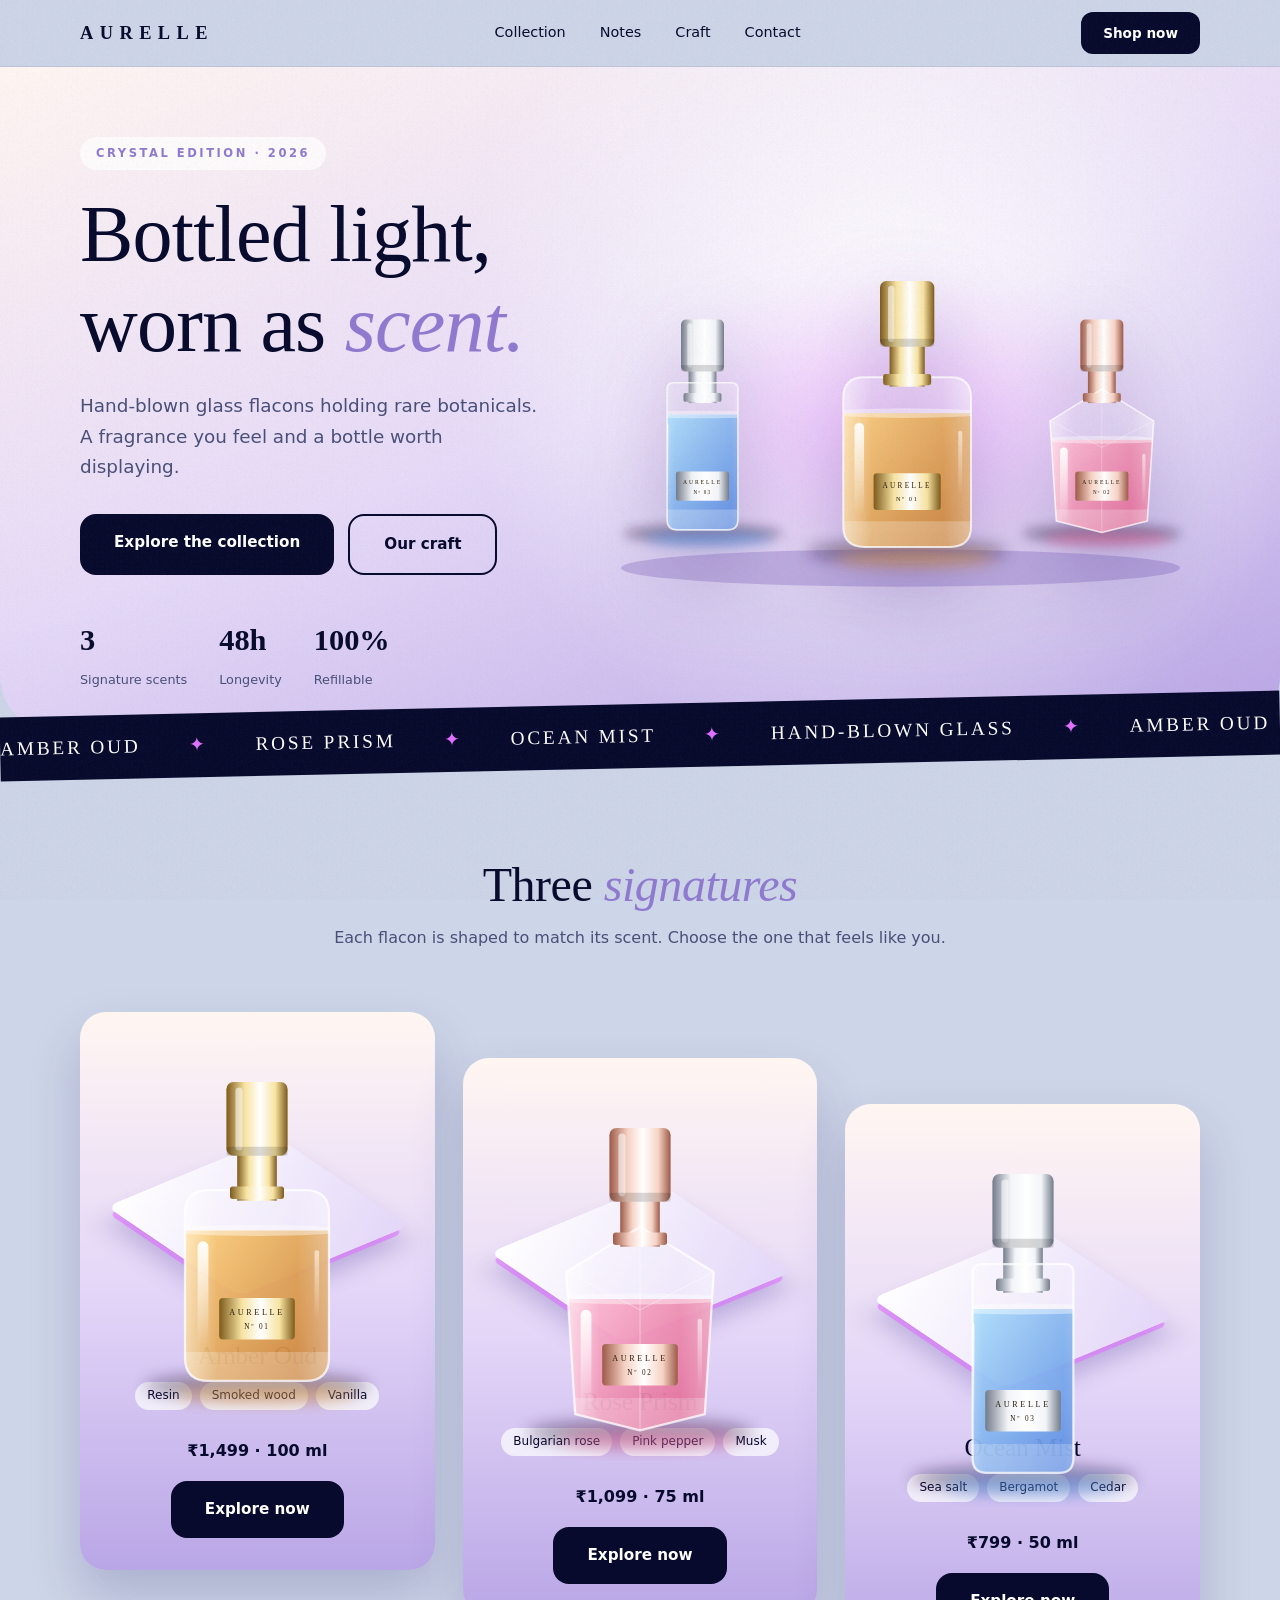
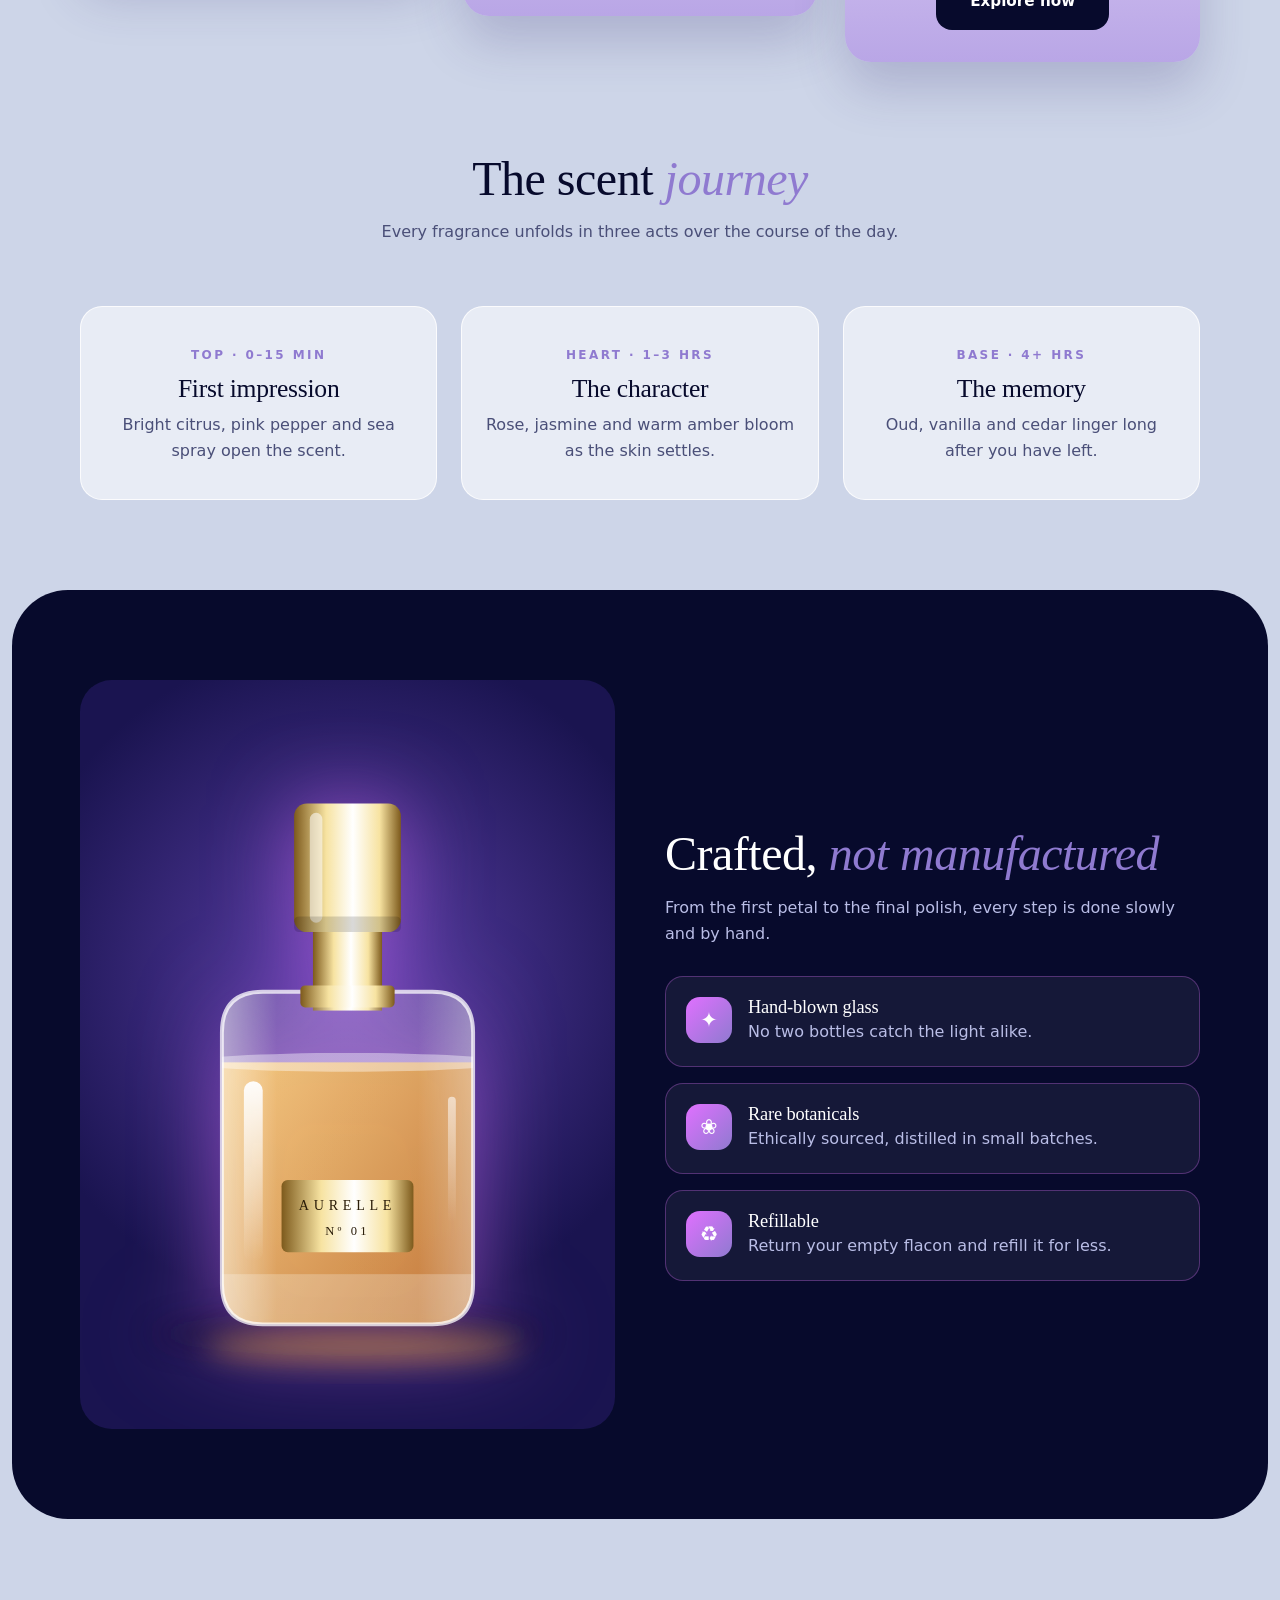
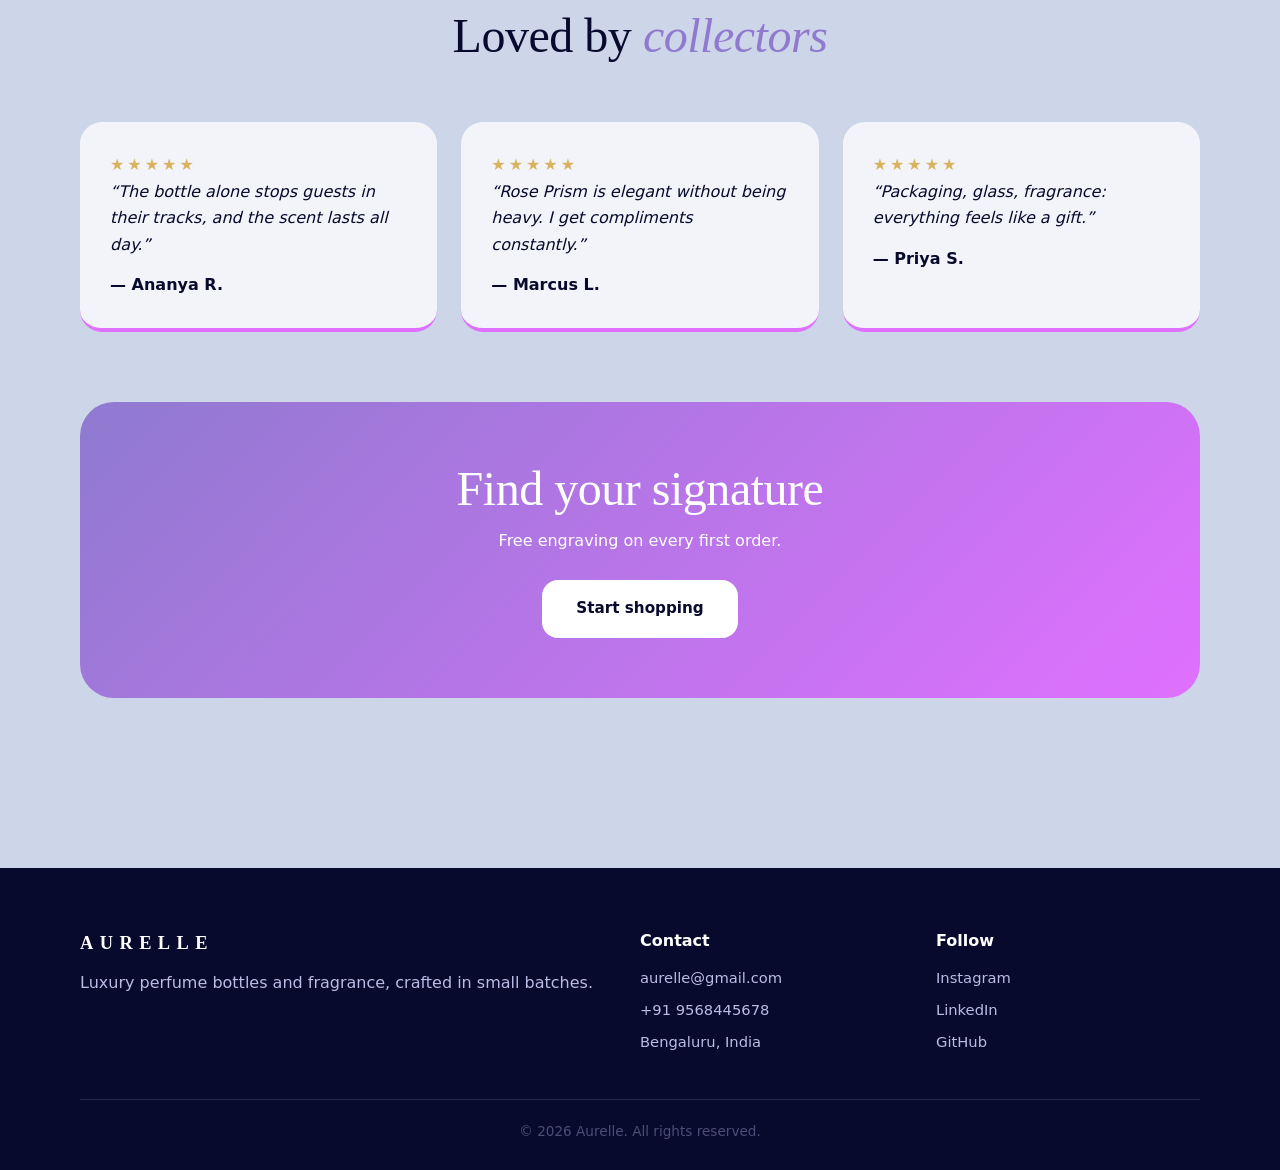
<file: WebDev-L1-LandingPage/index.html>
<!DOCTYPE html>
<html lang="en">
<head>
<meta charset="UTF-8">
<meta name="viewport" content="width=device-width, initial-scale=1">
<title>AURELLE — Luxury Perfume Bottles</title>
<link rel="stylesheet" href="style.css">
</head>
<body>

<nav>
  <div class="wrap">
    <a href="#top" class="logo">AURELLE</a>
    <div class="links">
      <a href="#collection">Collection</a>
      <a href="#notes">Notes</a>
      <a href="#craft">Craft</a>
      <a href="#contact">Contact</a>
    </div>
    <a href="#collection" class="btn nav-cta">Shop now</a>
  </div>
</nav>

<header class="hero" id="top">
  <div class="wrap">
    <div>
      <span class="tag">Crystal edition · 2026</span>
      <h1>Bottled light,<br>worn as <em>scent.</em></h1>
      <p class="sub">Hand-blown glass flacons holding rare botanicals. A fragrance you feel and a bottle worth displaying.</p>
      <div class="actions">
        <a href="#collection" class="btn">Explore the collection</a>
        <a href="#craft" class="btn ghost">Our craft</a>
      </div>
      <div class="stats">
        <div><b>3</b><span>Signature scents</span></div>
        <div><b>48h</b><span>Longevity</span></div>
        <div><b>100%</b><span>Refillable</span></div>
      </div>
    </div>
    <div class="hero-img">
      <img src="images/hero.svg" alt="Three AURELLE perfume bottles in amber, rose and blue glass">
    </div>
  </div>
</header>

<div class="marquee" aria-hidden="true">
  <div class="track">
    <span>Amber Oud</span><span>Rose Prism</span><span>Ocean Mist</span><span>Hand-blown glass</span>
    <span>Amber Oud</span><span>Rose Prism</span><span>Ocean Mist</span><span>Hand-blown glass</span>
  </div>
</div>

<section id="collection">
  <div class="wrap">
    <div class="head">
      <h2>Three <em>signatures</em></h2>
      <p>Each flacon is shaped to match its scent. Choose the one that feels like you.</p>
    </div>
    <div class="cards">
      <article class="card">
        <div class="photo"><img src="images/gold.svg" alt="Amber Oud perfume bottle"></div>
        <h3>Amber Oud</h3>
        <ul class="chips"><li>Resin</li><li>Smoked wood</li><li>Vanilla</li></ul>
        <span class="price">₹1,499 · 100 ml</span>
        <a href="#contact" class="btn">Explore now</a>
      </article>
      <article class="card">
        <div class="photo"><img src="images/rose.svg" alt="Rose Prism perfume bottle"></div>
        <h3>Rose Prism</h3>
        <ul class="chips"><li>Bulgarian rose</li><li>Pink pepper</li><li>Musk</li></ul>
        <span class="price">₹1,099 · 75 ml</span>
        <a href="#contact" class="btn">Explore now</a>
      </article>
      <article class="card">
        <div class="photo"><img src="images/sea.svg" alt="Ocean Mist perfume bottle"></div>
        <h3>Ocean Mist</h3>
        <ul class="chips"><li>Sea salt</li><li>Bergamot</li><li>Cedar</li></ul>
        <span class="price">₹799 · 50 ml</span>
        <a href="#contact" class="btn">Explore now</a>
      </article>
    </div>
  </div>
</section>

<section id="notes" style="padding-top:0">
  <div class="wrap">
    <div class="head">
      <h2>The scent <em>journey</em></h2>
      <p>Every fragrance unfolds in three acts over the course of the day.</p>
    </div>
    <div class="notes">
      <div class="note"><i>Top · 0–15 min</i><h3>First impression</h3><p>Bright citrus, pink pepper and sea spray open the scent.</p></div>
      <div class="note"><i>Heart · 1–3 hrs</i><h3>The character</h3><p>Rose, jasmine and warm amber bloom as the skin settles.</p></div>
      <div class="note"><i>Base · 4+ hrs</i><h3>The memory</h3><p>Oud, vanilla and cedar linger long after you have left.</p></div>
    </div>
  </div>
</section>

<section id="craft" class="dark">
  <div class="wrap split">
    <div class="art"><img src="images/gold.svg" alt="Amber Oud bottle glowing on a dark background"></div>
    <div>
      <h2>Crafted, <em>not manufactured</em></h2>
      <p style="margin-top:14px">From the first petal to the final polish, every step is done slowly and by hand.</p>
      <div class="features">
        <div class="feat"><div class="ico">✦</div><div><h3>Hand-blown glass</h3><p>No two bottles catch the light alike.</p></div></div>
        <div class="feat"><div class="ico">❀</div><div><h3>Rare botanicals</h3><p>Ethically sourced, distilled in small batches.</p></div></div>
        <div class="feat"><div class="ico">♻</div><div><h3>Refillable</h3><p>Return your empty flacon and refill it for less.</p></div></div>
      </div>
    </div>
  </div>
</section>

<section id="reviews">
  <div class="wrap">
    <div class="head"><h2>Loved by <em>collectors</em></h2></div>
    <div class="quotes">
      <div class="quote"><span class="stars">★★★★★</span><p>“The bottle alone stops guests in their tracks, and the scent lasts all day.”</p><b>— Ananya R.</b></div>
      <div class="quote"><span class="stars">★★★★★</span><p>“Rose Prism is elegant without being heavy. I get compliments constantly.”</p><b>— Marcus L.</b></div>
      <div class="quote"><span class="stars">★★★★★</span><p>“Packaging, glass, fragrance: everything feels like a gift.”</p><b>— Priya S.</b></div>
    </div>
    <div class="banner">
      <h2>Find your signature</h2>
      <p>Free engraving on every first order.</p>
      <a href="#collection" class="btn">Start shopping</a>
    </div>
  </div>
</section>

<footer id="contact">
  <div class="wrap">
    <div class="fgrid">
      <div>
        <a href="#top" class="logo" style="color:#fff">AURELLE</a>
        <p style="margin-top:12px;color:#b9bde6">Luxury perfume bottles and fragrance, crafted in small batches.</p>
      </div>
      <div>
        <h4>Contact</h4>
        <ul><li>aurelle@gmail.com</li><li>+91 9568445678</li><li>Bengaluru, India</li></ul>
      </div>
      <div>
        <h4>Follow</h4>
        <ul><li><a href="#">Instagram</a></li><li><a href="#">LinkedIn</a></li><li><a href="#">GitHub</a></li></ul>
      </div>
    </div>
    <p class="copy">© 2026 Aurelle. All rights reserved.</p>
  </div>
</footer>

</body>
</html>
</file>
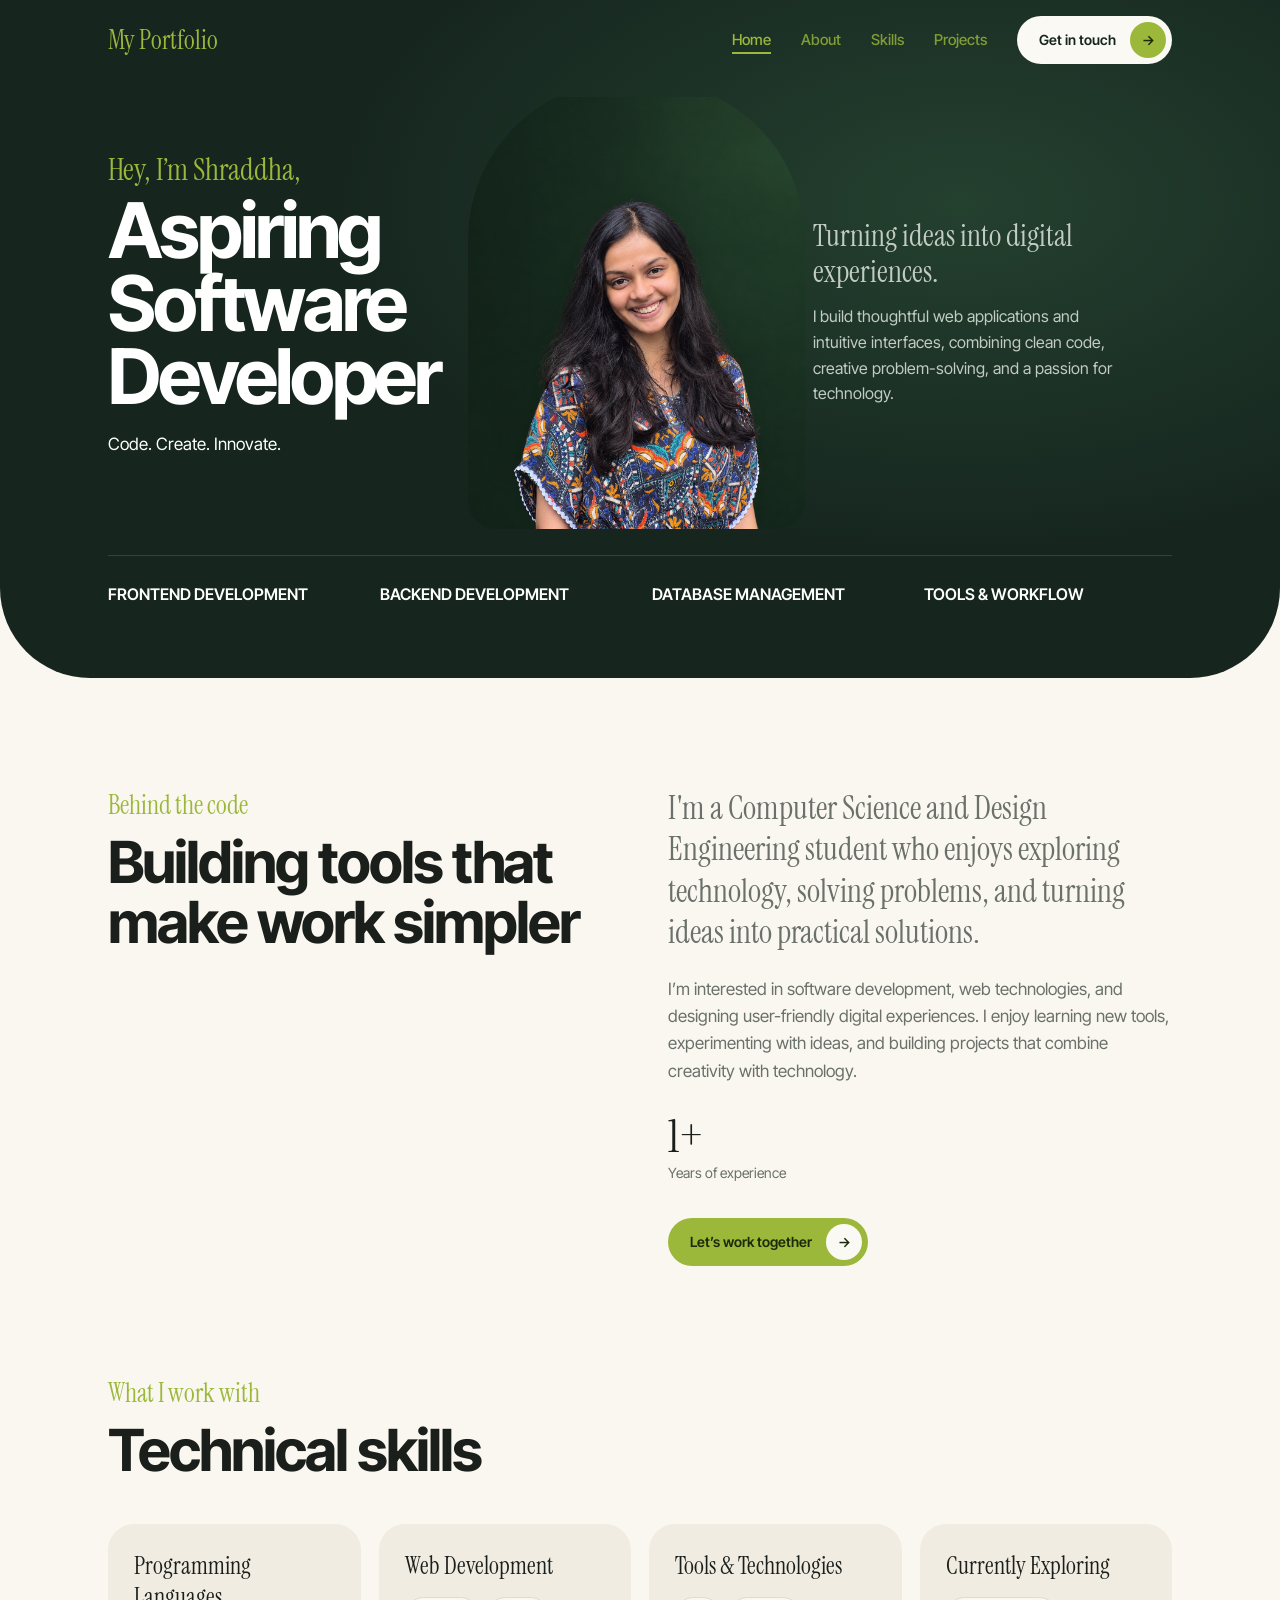
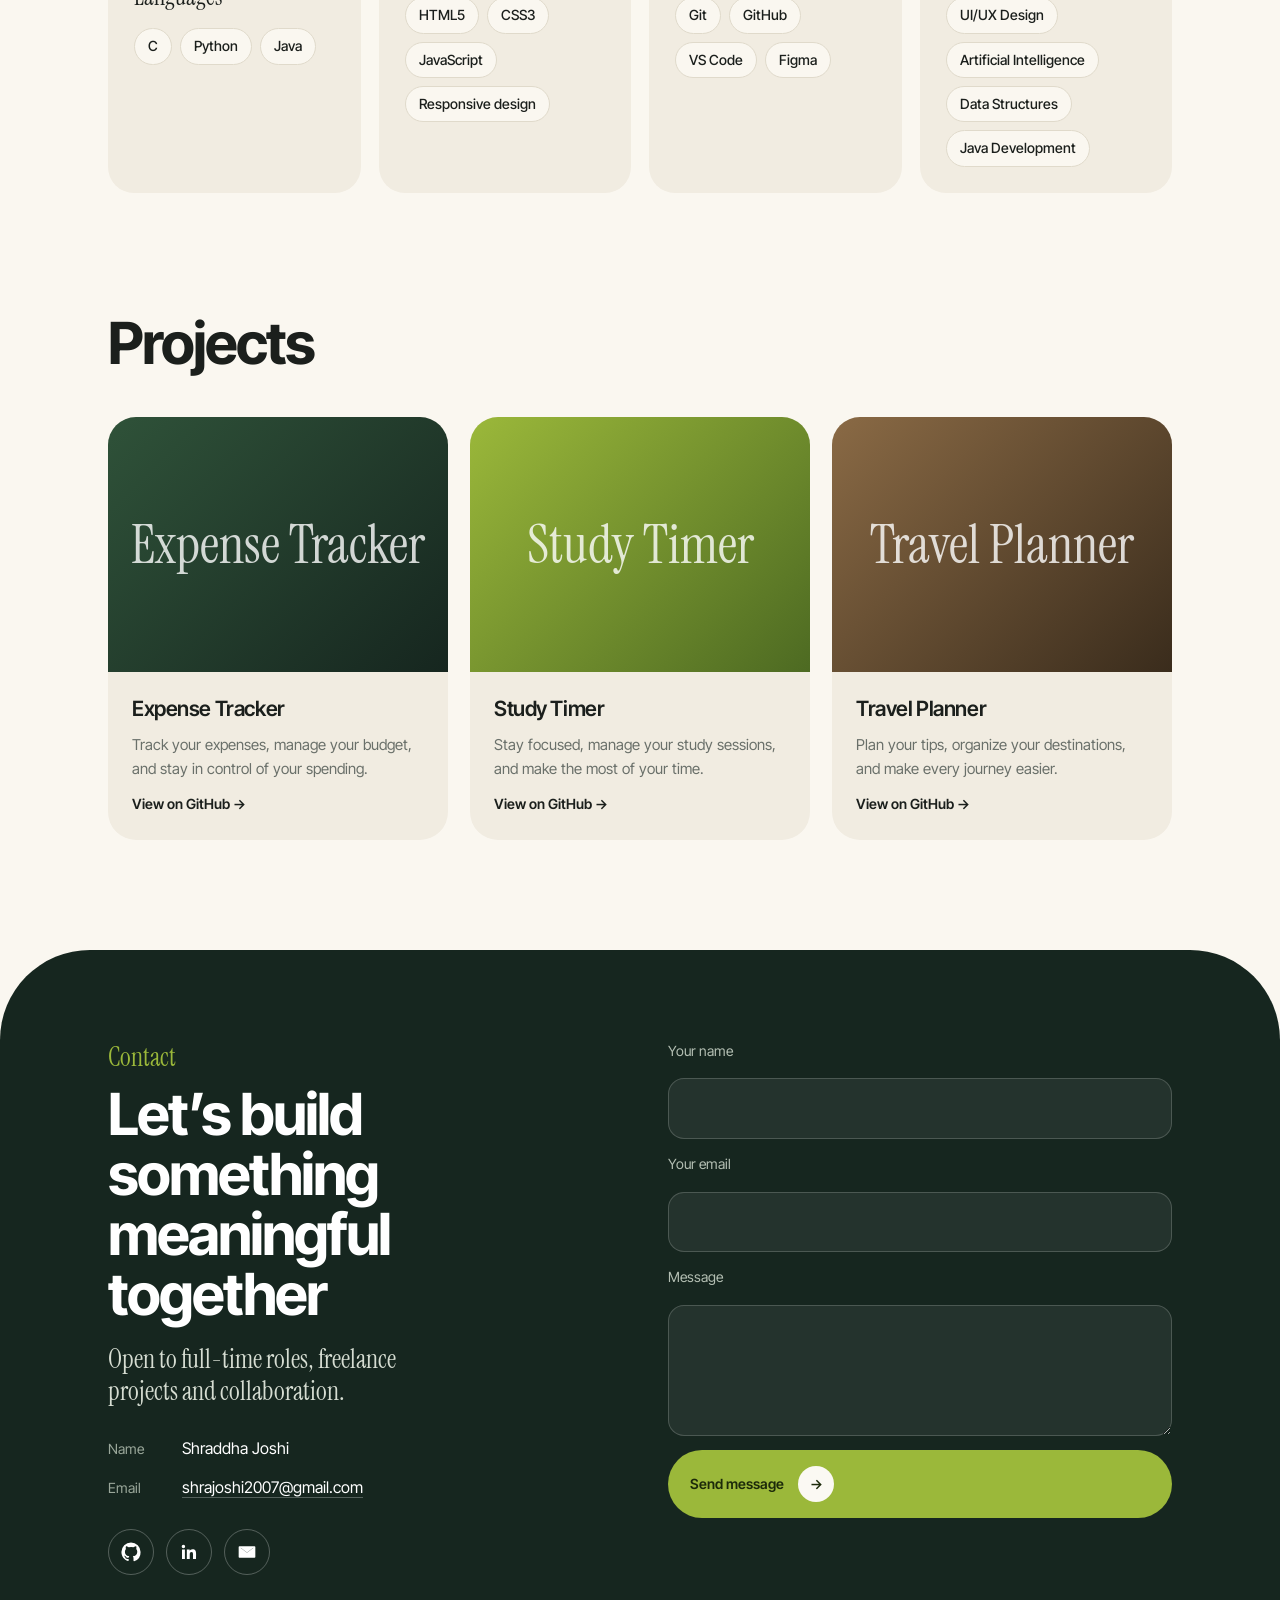
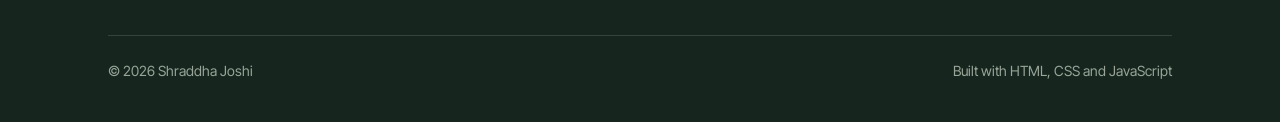
<file: WebDev-L1-Personal Portfolio/index.html>
<!DOCTYPE html>
<html lang="en">
<head>
<meta charset="utf-8">
<meta name="viewport" content="width=device-width, initial-scale=1, viewport-fit=cover">
<title>Shraddha Joshi – Computer Science and Design Student</title>
<link rel="preconnect" href="https://fonts.googleapis.com">
<link rel="preconnect" href="https://fonts.gstatic.com" crossorigin>
<link href="https://fonts.googleapis.com/css2?family=Instrument+Serif:ital@0;1&family=Inter+Tight:wght@400;500;600;700&display=swap" rel="stylesheet">
<link rel="stylesheet" href="style.css">
</head>
<body>

<header>
  <div class="wrap">
    <a href="#home" class="logo">My Portfolio</a>
    <button class="menu-btn" id="menuBtn" aria-expanded="false" aria-controls="nav">Menu</button>
    <nav id="nav" aria-label="Primary">
      <a class="link" href="#home">Home</a>
      <a class="link" href="#about">About</a>
      <a class="link" href="#skills">Skills</a>
      <a class="link" href="#projects">Projects</a>
      <a class="pill" href="#contact">Get in touch<i aria-hidden="true">&rarr;</i></a>
    </nav>
  </div>
</header>

<main>
<div class="hero" id="home">
  <div class="avatar">
  <img src="images/Myphoto.jpg" alt="Shraddha Joshi">
</div>
  <div class="wrap">
    <div class="hero-grid">
      <div>
        <p class="hello">Hey, I’m Shraddha,</p>
        <h1>Aspiring<br>Software<br>Developer</h1>
        <p class="hero-subtitle">Code. Create. Innovate.</p>
      </div>
      <div class="hero-side">
        <p class="serif">Turning ideas into digital experiences.</p>
        <p>I build thoughtful web applications and intuitive interfaces, combining clean code, creative problem-solving, and a passion for technology.</p>
      </div>
    </div>
    <div class="focus">
      <div><b>FRONTEND DEVELOPMENT</b></div>
      <div><b>BACKEND DEVELOPMENT</b></div>
      <div><b>DATABASE MANAGEMENT</b></div>
      <div><b>TOOLS &amp; WORKFLOW</b></div>
    </div>
  </div>
</div>

<section id="about">
  <div class="wrap about-grid">
    <div>
      <p class="kicker serif">Behind the code</p>
      <h2>Building tools that make work simpler</h2>
    </div>
    <div class="about-text">
      <p class="serif">I'm a Computer Science and Design Engineering student who enjoys exploring technology, solving problems, and turning ideas into practical solutions.</p>
      <p>I’m interested in software development, web technologies, and designing user-friendly digital experiences. I enjoy learning new tools, experimenting with ideas, and building projects that combine creativity with technology.</p>
      <div class="stats">
        <div><b>1+</b><span>Years of experience</span></div>
      </div>
      <a class="pill green" href="#contact">Let’s work together <i aria-hidden="true">&rarr;</i></a>
    </div>
  </div>
</section>

<section id="skills">
  <div class="wrap">
    <p class="kicker serif">What I work with</p>
    <h2>Technical skills</h2>
    <div class="skills">
      <div class="skill-group"><h3>Programming Languages</h3><ul class="chips"><li>C</li><li>Python</li><li>Java</li></ul></div>
      <div class="skill-group"><h3>Web Development</h3><ul class="chips"><li>HTML5</li><li>CSS3</li><li>JavaScript</li><li>Responsive design</li></ul></div>
      <div class="skill-group"><h3> Tools &amp; Technologies</h3><ul class="chips"><li>Git</li><li>GitHub</li><li>VS Code</li><li>Figma</li></ul></div>
      <div class="skill-group"><h3>Currently Exploring </h3><ul class="chips"><li>UI/UX Design</li><li>Artificial Intelligence</li><li>Data Structures</li><li>Java Development</li></ul></div>
    </div>
  </div>
</section>

<section id="projects">
  <div class="wrap">
    <p class="kicker serif"></p>
    <h2>Projects</h2>
    <div class="projects">
      <article class="card">
        <div class="thumb t1" aria-hidden="true">Expense Tracker</div>
        <div class="card-body">
          <h3>Expense Tracker</h3>
          <p>Track your expenses, manage your budget, and stay in control of your spending.</p>
          <a class="gh" href="https://shrajoshi2007-hub.github.io/Projects/Projects-main/Projects-main/Expense%20Tracker/" target="_blank" rel="noopener">View on GitHub &rarr;</a>
        </div>
      </article>
      <article class="card">
        <div class="thumb t2" aria-hidden="true">Study Timer</div>
        <div class="card-body">
          <h3>Study Timer</h3>
          <p>Stay focused, manage your study sessions, and make the most of your time.</p>
          <a class="gh" href="https://shrajoshi2007-hub.github.io/Projects/Projects-main/Projects-main/Study%20Timer/" target="_blank" rel="noopener">View on GitHub &rarr;</a>
        </div>
      </article>
      <article class="card">
        <div class="thumb t3" aria-hidden="true">Travel Planner</div>
        <div class="card-body">
          <h3>Travel Planner</h3>
          <p>Plan your tips, organize your destinations, and make every journey easier.</p>
          <a class="gh" href="https://shrajoshi2007-hub.github.io/Projects/Projects-main/Projects-main/Travel-Planner/" target="_blank" rel="noopener">View on GitHub &rarr;</a>
        </div>
      </article>
    </div>
  </div>
</section>
</main>

<section class="contact" id="contact" style="padding-top:90px">
  <div class="wrap">
    <div class="contact-grid">
      <div>
        <p class="kicker serif">Contact</p>
        <h2>Let’s build something meaningful together</h2>
        <p class="lead">Open to full-time roles, freelance projects and collaboration.</p>
        <ul class="details">
          <li><span>Name</span>Shraddha Joshi</li>
          <li><span>Email</span><a href="shrajoshi2007@gmail.com">shrajoshi2007@gmail.com</a></li>
        </ul>
        <div class="social">
          <a href="https://github.com/shrajoshi2007-hub" target="_blank" rel="noopener" aria-label="GitHub"><svg viewBox="0 0 24 24"><path d="M12 .5A11.5 11.5 0 0 0 .5 12c0 5.1 3.3 9.4 7.9 10.9.6.1.8-.3.8-.6v-2c-3.2.7-3.9-1.4-3.9-1.4-.5-1.3-1.3-1.7-1.3-1.7-1-.7.1-.7.1-.7 1.2.1 1.8 1.2 1.8 1.2 1 1.8 2.7 1.3 3.4 1 .1-.8.4-1.3.7-1.6-2.6-.3-5.3-1.3-5.3-5.7 0-1.3.5-2.3 1.2-3.1-.1-.3-.5-1.5.1-3.1 0 0 1-.3 3.2 1.2a11 11 0 0 1 5.8 0c2.2-1.5 3.2-1.2 3.2-1.2.6 1.6.2 2.8.1 3.1.8.8 1.2 1.9 1.2 3.1 0 4.4-2.7 5.4-5.3 5.7.4.4.8 1.1.8 2.2v3.3c0 .3.2.7.8.6A11.5 11.5 0 0 0 23.5 12 11.5 11.5 0 0 0 12 .5z"/></svg></a>
          <a href="https://www.linkedin.com/in/shraddha-joshi-878619384/" target="_blank" rel="noopener" aria-label="LinkedIn"><svg viewBox="0 0 24 24"><path d="M20.4 20.5h-3.6v-5.6c0-1.3 0-3-1.8-3s-2.1 1.4-2.1 2.9v5.7H9.4V9h3.4v1.6c.5-.9 1.6-1.8 3.4-1.8 3.600 0 4.300 2.400 4.300 5.500zM5.300 7.400a2.100 2.100 0 1 1 0-4.200 2.100 2.100 0 0 1 0 4.200zM7.100 20.500H3.600V9h3.500z"/></svg></a>
          <a href="shrajoshi2007@gmail.com" aria-label="Email"><svg viewBox="0 0 24 24"><path d="M3 5h18a1 1 0 0 1 1 1v12a1 1 0 0 1-1 1H3a1 1 0 0 1-1-1V6a1 1 0 0 1 1-1zm9 7.500L4.500 7v.1L12 13l7.500-5.900V7z"/></svg></a>
        </div>
      </div>
      <form id="form" novalidate>
        <label>Your name<input id="fn" name="name" autocomplete="name"required></label>
        <label>Your email<input id="fe" name="email" type="email" autocomplete="email"required></label>
        <label>Message<textarea id="fm" name="message" required></textarea></label>
        <button class="pill green" type="submit">Send message <i aria-hidden="true">&rarr;</i></button>
        <p class="note" id="note" role="status"></p>
      </form>
    </div>
    <footer><span>© <span id="yr">2026</span> Shraddha Joshi</span><span>Built with HTML, CSS and JavaScript</span></footer>
  </div>
</section>

<script src="script.js"></script>
</body>
</html>
</file>
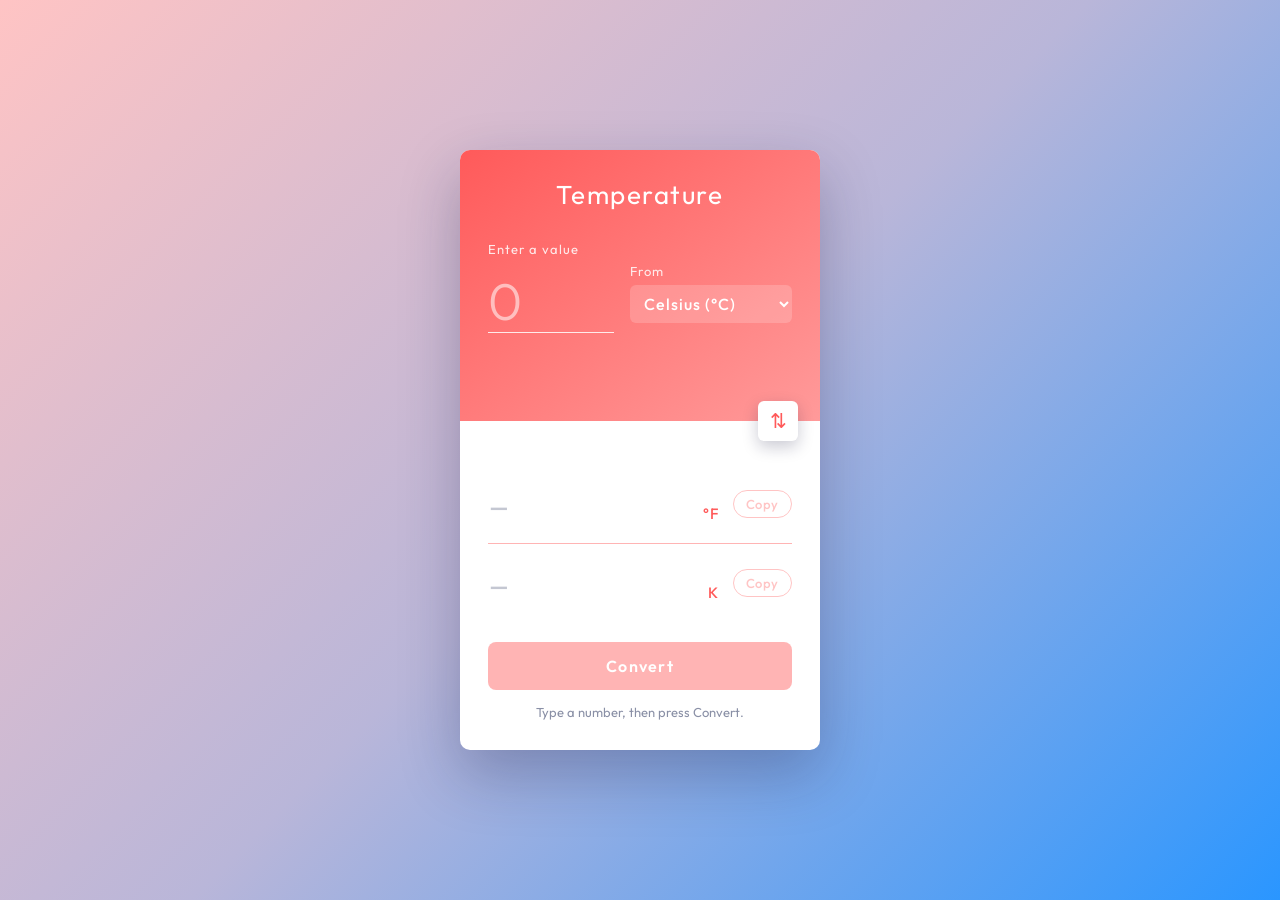
<file: WebDev-L1-Temperature Converter/index.html>
<!DOCTYPE html>
<html lang="en">
<head>
<meta charset="utf-8">
<meta name="viewport" content="width=device-width, initial-scale=1, viewport-fit=cover">
<title>Temperature Converter</title>
<link rel="preconnect" href="https://fonts.googleapis.com">
<link rel="preconnect" href="https://fonts.gstatic.com" crossorigin>
<link href="https://fonts.googleapis.com/css2?family=Outfit:wght@200;300;400;500;600&display=swap" rel="stylesheet">
<link rel="stylesheet" href="style.css">
</head>
<body data-unit="C">
<main class="card" aria-labelledby="t">
  <section class="top">
    <h1 class="title" id="t">Temperature</h1>
    <div class="row">
      <div class="field">
        <label for="value">Enter a value</label>
        <input id="value" type="text" inputmode="decimal" autocomplete="off" placeholder="0" aria-describedby="err">
      </div>
      <div class="unit-wrap">
        <label for="unit">From</label>
        <select id="unit">
          <option value="C">Celsius (°C)</option>
          <option value="F">Fahrenheit (°F)</option>
          <option value="K">Kelvin (K)</option>
        </select>
      </div>
    </div>
    <div class="error" id="err" role="alert"></div>
  </section>

  <button class="swap" id="swap" type="button" aria-label="Swap input unit with the first result" title="Swap units">⇅</button>

  <section class="bottom" aria-live="polite">
    <div class="out"><span class="num empty" id="n1">–</span><span class="lbl" id="l1">°F</span><button class="copy" id="c1" type="button" aria-label="Copy first result" disabled>Copy</button></div>
    <div class="out"><span class="num empty" id="n2">–</span><span class="lbl" id="l2">K</span><button class="copy" id="c2" type="button" aria-label="Copy second result" disabled>Copy</button></div>
    <button class="convert" id="convert" type="button">Convert</button>
    <p class="note" id="note">Type a number, then press Convert.</p>
  </section>
</main>

<script src="script.js"></script>
</body>
</html>
</file>
<file: WebDev-L1-LandingPage/style.css>
/* ===== AURELLE — style.css ===== */
:root{
  --bg:#cdd5e8; --ink:#070a2c; --lav:#b9a6e6; --lav2:#8f7ad0;
  --pink:#e070ff; --cream:#fff6f2; --gold:#d9b25f; --muted:#4a4f78;
  --font:"Inter","Segoe UI",system-ui,-apple-system,Arial,sans-serif;
  --serif:"Playfair Display",Georgia,"Times New Roman",serif;
}
*,*::before,*::after{box-sizing:border-box;margin:0;padding:0}
html{scroll-behavior:smooth;scroll-padding-top:80px}
body{font-family:var(--font);color:var(--ink);background:var(--bg);line-height:1.65;overflow-x:hidden}
/* film-grain overlay for a photographic feel */
body::before{content:"";position:fixed;inset:0;z-index:50;pointer-events:none;opacity:.07;
  background:url("data:image/svg+xml,%3Csvg xmlns='http://www.w3.org/2000/svg' width='160' height='160'%3E%3Cfilter id='n'%3E%3CfeTurbulence baseFrequency='.8' numOctaves='2'/%3E%3C/filter%3E%3Crect width='160' height='160' filter='url(%23n)'/%3E%3C/svg%3E")}
img{max-width:100%;display:block}
a{color:inherit;text-decoration:none}
h1,h2,h3{font-family:var(--serif);font-weight:500;line-height:1.12;letter-spacing:-.01em}
h1{font-size:clamp(2.6rem,7vw,5rem)}
h2{font-size:clamp(1.9rem,4.5vw,3rem)}
h3{font-size:1.6rem}
p{color:var(--muted);font-size:1rem}
.wrap{max-width:1160px;margin:0 auto;padding:0 20px}
section{padding:90px 0}
em{font-style:italic;color:var(--lav2)}

.btn{display:inline-block;background:var(--ink);color:#fff;font-weight:700;font-size:.95rem;
  padding:16px 34px;border-radius:16px;transition:transform .3s,box-shadow .3s}
.btn:hover{transform:translateY(-3px);box-shadow:0 14px 30px rgba(143,122,208,.6)}
.btn.ghost{background:transparent;color:var(--ink);border:2px solid var(--ink)}
.btn.ghost:hover{background:var(--ink);color:#fff}

/* NAV */
nav{position:sticky;top:0;z-index:20;background:rgba(205,213,232,.75);backdrop-filter:blur(14px);
  border-bottom:1px solid rgba(7,10,44,.08)}
nav .wrap{display:flex;align-items:center;justify-content:space-between;gap:12px;min-height:66px;flex-wrap:wrap}
.logo{font-family:var(--serif);font-weight:600;letter-spacing:.35em;font-size:1.15rem}
.links{display:flex;gap:clamp(12px,3vw,34px);font-size:.9rem;font-weight:500}
.links a{position:relative}
.links a::after{content:"";position:absolute;left:0;bottom:-4px;width:0;height:2px;background:var(--pink);transition:width .3s}
.links a:hover::after{width:100%}
.nav-cta{padding:10px 22px;font-size:.85rem;border-radius:12px}

/* HERO */
.hero{position:relative;background:
  radial-gradient(circle at 70% 40%,rgba(255,255,255,.95) 0,transparent 45%),
  linear-gradient(160deg,var(--cream) 0%,#e6daf8 50%,var(--lav) 100%);
  border-radius:0 0 56px 56px;padding:70px 0 40px;overflow:hidden}
.hero .wrap{display:grid;grid-template-columns:.9fr 1.1fr;gap:30px;align-items:center}
.tag{display:inline-block;font-size:.72rem;letter-spacing:.22em;text-transform:uppercase;font-weight:700;
  color:var(--lav2);background:rgba(255,255,255,.75);padding:7px 16px;border-radius:99px;margin-bottom:20px}
.hero .sub{font-size:1.15rem;max-width:460px;margin:22px 0 32px}
.actions{display:flex;gap:14px;flex-wrap:wrap}
.stats{display:flex;gap:32px;margin-top:40px;flex-wrap:wrap}
.stats b{display:block;font-family:var(--serif);font-size:1.9rem;color:var(--ink)}
.stats span{font-size:.8rem;color:var(--muted)}
.hero-img{position:relative}
.hero-img::before{content:"";position:absolute;inset:8% 4% 0;background:radial-gradient(closest-side,rgba(224,112,255,.4),transparent);filter:blur(30px)}
.hero-img img{position:relative;width:100%;filter:drop-shadow(0 30px 40px rgba(60,40,130,.3));animation:float 6s ease-in-out infinite}
@keyframes float{50%{transform:translateY(-14px)}}

/* MARQUEE (pure CSS) */
.marquee{overflow:hidden;background:var(--ink);color:#fff;padding:16px 0;margin-top:-28px;position:relative;z-index:2;transform:rotate(-1.2deg)}
.track{display:flex;gap:48px;width:max-content;animation:scroll 28s linear infinite;font-family:var(--serif);font-size:1.2rem;letter-spacing:.15em;text-transform:uppercase}
.track span::after{content:"✦";margin-left:48px;color:var(--pink)}
@keyframes scroll{to{transform:translateX(-50%)}}

/* COLLECTION */
.head{text-align:center;max-width:640px;margin:0 auto 60px}
.head p{margin-top:14px}
.cards{display:grid;grid-template-columns:repeat(3,1fr);gap:28px;align-items:start}
.card{background:linear-gradient(180deg,var(--cream),#e3d6f8 50%,var(--lav));border-radius:26px;
  padding:0 24px 32px;text-align:center;box-shadow:0 26px 50px rgba(60,50,120,.22);
  display:flex;flex-direction:column;align-items:center;transition:transform .4s}
.card:nth-child(2){margin-top:46px}
.card:nth-child(3){margin-top:92px}
.card:hover{transform:translateY(-8px)}
.photo{position:relative;width:100%;height:330px;display:grid;place-items:center}
.photo::before{content:"";position:absolute;width:70%;aspect-ratio:1;bottom:18px;background:linear-gradient(145deg,#fff,#e3d6f8);
  transform:rotateX(58deg) rotateZ(-38deg);border-radius:14px;
  box-shadow:-9px 9px 0 -2px rgba(224,112,255,.6),-20px 24px 34px rgba(90,70,160,.3)}
.photo img{position:relative;height:88%;transition:transform .5s}
.card:hover .photo img{transform:scale(1.07) rotate(-3deg)}
.chips{display:flex;gap:8px;flex-wrap:wrap;justify-content:center;margin:12px 0 22px}
.chips li{list-style:none;font-size:.75rem;padding:4px 12px;border-radius:99px;background:rgba(255,255,255,.7);color:var(--ink)}
.price{display:block;font-weight:600;color:var(--ink);margin:6px 0 16px}

/* NOTES PYRAMID */
.notes{display:grid;grid-template-columns:repeat(3,1fr);gap:24px;text-align:center}
.note{padding:34px 22px;border-radius:22px;background:rgba(255,255,255,.55);border:1px solid rgba(255,255,255,.8)}
.note i{font-style:normal;font-size:.75rem;letter-spacing:.2em;text-transform:uppercase;color:var(--lav2);font-weight:700}
.note h3{margin:8px 0}

/* CRAFT (split) */
.dark{background:var(--ink);color:#fff;border-radius:56px;margin:0 12px}
.dark p{color:#b9bde6}
.split{display:grid;grid-template-columns:1fr 1fr;gap:50px;align-items:center}
.split .art{position:relative;display:grid;place-items:center;min-height:420px;border-radius:32px;
  background:radial-gradient(circle at 50% 40%,#5b3fa8,#1a1450 65%);overflow:hidden}
.split .art img{height:88%;position:relative;filter:drop-shadow(0 0 40px rgba(224,112,255,.5))}
.features{display:grid;gap:16px;margin-top:28px}
.feat{display:flex;gap:16px;padding:20px;border-radius:18px;background:rgba(255,255,255,.06);border:1px solid rgba(224,112,255,.3)}
.ico{flex:none;display:grid;place-items:center;width:46px;height:46px;border-radius:14px;
  background:linear-gradient(135deg,var(--pink),var(--lav2));font-size:1.3rem}
.feat h3{font-size:1.15rem;color:#fff;margin-bottom:2px}

/* REVIEWS */
.quotes{display:grid;grid-template-columns:repeat(auto-fit,minmax(260px,1fr));gap:24px}
.quote{background:rgba(255,255,255,.75);padding:30px;border-radius:22px;border-bottom:4px solid var(--pink)}
.quote p{color:var(--ink);font-style:italic;margin-bottom:14px}
.stars{color:var(--gold);letter-spacing:3px}
.banner{margin-top:70px;background:linear-gradient(135deg,var(--lav2),var(--pink));border-radius:34px;padding:60px 24px;text-align:center;color:#fff}
.banner p{color:#fff;margin:12px 0 26px}
.banner .btn{background:#fff;color:var(--ink)}

/* FOOTER */
footer{background:var(--ink);color:#b9bde6;padding:60px 0 28px;margin-top:80px}
.fgrid{display:grid;grid-template-columns:2fr 1fr 1fr;gap:32px}
footer h4{color:#fff;margin-bottom:12px}
footer li{list-style:none;margin-bottom:8px;font-size:.92rem}
footer a:hover{color:var(--pink)}
.copy{border-top:1px solid rgba(255,255,255,.12);margin-top:36px;padding-top:20px;font-size:.85rem;text-align:center}

/* RESPONSIVE */
@media (max-width:900px){
  .hero .wrap,.split{grid-template-columns:1fr}
  .hero{text-align:center}
  .hero .sub{margin-inline:auto}
  .actions,.stats{justify-content:center}
  .hero-img{order:-1}
  .cards{grid-template-columns:1fr;max-width:380px;margin:0 auto}
  .card:nth-child(2),.card:nth-child(3){margin-top:0}
  .notes,.fgrid{grid-template-columns:1fr}
}
@media (max-width:560px){
  section{padding:60px 0}
  nav .wrap{justify-content:center}
  .nav-cta{display:none}
  .dark{margin:0;border-radius:32px}
  .split .art{min-height:320px}
}
@media (prefers-reduced-motion:reduce){.hero-img img,.track{animation:none}}
</file>
<file: WebDev-L1-Personal Portfolio/style.css>
:root{
  --forest:#16261f; --forest-2:#24402f; --lime:#9bb83a; --lime-ink:#1c2a0a;
  --bg:#faf7f0; --surface:#f1ece1; --ink:#1b1f1c; --muted:#6a706a; --line:#e0dacb;
  --serif:'Instrument Serif',Georgia,'Times New Roman',serif;
  --sans:'Inter Tight',system-ui,-apple-system,'Segoe UI',sans-serif;
  box-sizing:border-box; padding-top:env(safe-area-inset-top,0px); padding-bottom:env(safe-area-inset-bottom,0px);
}
@media (prefers-color-scheme:dark){
  :root:not([data-theme="light"]){--bg:#0f1713;--surface:#16211b;--ink:#eef0e8;--muted:#98a198;--line:#2a372f}
}
:root[data-theme="dark"]{--bg:#0f1713;--surface:#16211b;--ink:#eef0e8;--muted:#98a198;--line:#2a372f}
*,*::before,*::after{box-sizing:inherit}
html{
  scroll-behavior:smooth;
  scroll-padding-top:0;
  height:100%;
}
body{margin:0;min-height:100%;background:var(--bg);color:var(--ink);font:400 17px/1.6 var(--sans);-webkit-font-smoothing:antialiased}
a{color:inherit}
:focus-visible{outline:3px solid var(--lime);outline-offset:3px;border-radius:6px}
.wrap{max-width:1120px;margin:0 auto;padding:0 28px}
.serif{font-family:var(--serif);font-weight:400}

/* header */
header{position:fixed;top:0;left:0;right:0;z-index:20;padding:calc(16px + env(safe-area-inset-top,0px)) 0 16px}
header .wrap{display:flex;align-items:center;justify-content:space-between}
.logo{font:400 26px var(--serif);color:#9bb83a;text-decoration:none;letter-spacing:.2px}
nav{display:flex;align-items:center;gap:30px}
nav a.link{color:#9bb83a;text-decoration:none;font-size:15px;font-weight:500;opacity:.8;transition:opacity .2s}
nav a.link:hover,nav a.link.active{opacity:1}
nav a.link.active{box-shadow:0 2px 0 var(--lime)}
.pill{display:inline-flex;align-items:center;gap:14px;background:#fbf9f3;color:#16261f;text-decoration:none;font-weight:600;font-size:14px;padding:6px 6px 6px 22px;border-radius:999px;border:0;cursor:pointer;font-family:inherit}
.pill i{display:grid;place-items:center;width:36px;height:36px;border-radius:50%;background:var(--lime);color:var(--lime-ink);font-style:normal;transition:transform .25s}
.pill:hover i{transform:translateX(3px)}
.pill.green{background:var(--lime);color:var(--lime-ink)}
.pill.green i{background:#fbf9f3}
.menu-btn{display:none;background:none;border:1px solid #ffffff55;color:#9bb83a;border-radius:999px;padding:8px 16px;font:500 14px var(--sans);cursor:pointer}

/* hero */
.hero{position:relative;background:radial-gradient(900px 500px at 75% 30%,var(--forest-2),transparent 70%),var(--forest);color:#fff;border-radius:0 0 90px 90px;padding:150px 0 70px;overflow:hidden}
.hero-grid{display:grid;grid-template-columns:1.25fr .75fr;gap:40px;align-items:end}
.hello{font:400 30px var(--serif);color:var(--lime);margin:0 0 6px}
h1{font:700 clamp(40px,6vw,80px)/.95 var(--sans);letter-spacing:-.04em;margin:0}
.hero-side{
  align-self:center;
  position:relative;
  z-index:2;
  transform:translateX(25px);
}
.hero-side .serif{font-size:30px;line-height:1.2;margin:0 0 14px}
.hero-side p{margin:0;color:#c3ccc2;font-size:16px;max-width:34ch}
.avatar {
  position: absolute;
  right: max(28px, calc((100vw - 1120px)/2 + 395px));
  top: 80px;
  width: min(337px, 28vw);
  aspect-ratio: 3/4;
  border-radius: 160px 160px 28px 28px;

  /* Blend with webpage background */
  background: transparent;

  border: none;
  display: grid;
  place-items: end center;
  overflow: hidden;
}
.avatar svg{width:88%;height:auto;display:block}
.avatar small{position:absolute;top:14px;left:0;right:0;text-align:center;font-size:12px;color:#ffffff88}
.focus{display:grid;grid-template-columns:repeat(4,1fr);gap:24px;margin-top:80px;padding-top:26px;border-top:1px solid #ffffff22}
.focus b{display:block;font-weight:600;font-size:16px}
.focus span{color:#aeb9ad;font-size:14px}

/* sections */
section{padding:110px 0 0}
.kicker{font:400 26px var(--serif);color:var(--lime);margin:0 0 10px}
h2{font:700 clamp(34px,5vw,58px)/1.04 var(--sans);letter-spacing:-.035em;margin:0}
.about-grid{display:grid;grid-template-columns:1fr 1fr;gap:56px;align-items:start}
.about-text .serif{font-size:clamp(24px,2.6vw,32px);line-height:1.3;margin:0 0 22px}
.about-text p{color:var(--muted);margin:0 0 28px;max-width:52ch}
.stats{display:flex;gap:44px;margin-bottom:32px}
.stats b{display:block;font:400 46px/1 var(--serif)}
.stats span{font-size:14px;color:var(--muted)}

.skills{display:grid;grid-template-columns:repeat(4,1fr);gap:18px;margin-top:44px}
.skill-group{background:var(--surface);border-radius:26px;padding:26px}
.skill-group h3{margin:0 0 16px;font:400 24px var(--serif)}
.chips{display:flex;flex-wrap:wrap;gap:8px;margin:0;padding:0;list-style:none}
.chips li{font-size:14px;font-weight:500;padding:6px 13px;border-radius:999px;background:var(--bg);border:1px solid var(--line)}

.projects{display:grid;grid-template-columns:repeat(3,1fr);gap:22px;margin-top:44px}
.card{display:flex;flex-direction:column;background:var(--surface);border-radius:28px;overflow:hidden;transition:transform .25s}
.card:hover{transform:translateY(-4px)}
.thumb{aspect-ratio:4/3;display:grid;place-items:center;font:400 54px var(--serif);color:#ffffffcc}
.t1{background:linear-gradient(135deg,#2f5239,#16261f)}
.t2{background:linear-gradient(135deg,#9bb83a,#4d6a22)}
.t3{background:linear-gradient(135deg,#8a6a45,#3a2c1c)}
.card-body{padding:24px;display:flex;flex-direction:column;gap:12px;flex:1}
.card h3{margin:0;font:600 21px var(--sans);letter-spacing:-.02em}
.card p{margin:0;color:var(--muted);font-size:15px;flex:1}
.card .chips li{font-size:12.5px;padding:4px 10px}
.card a.gh{display:inline-flex;align-items:center;gap:8px;font-weight:600;font-size:14px;text-decoration:none}
.card a.gh:hover{text-decoration:underline}

/* contact */
.contact{margin-top:110px;background:var(--forest);color:#fff;border-radius:90px 90px 0 0;padding:90px 0 40px}
.contact-grid{display:grid;grid-template-columns:1fr 1fr;gap:56px}
.contact h2{color:#fff}
.contact p.lead{font:400 26px/1.25 var(--serif);color:#d6ddd2;margin:18px 0 28px;max-width:26ch}
.details{display:grid;gap:14px;font-size:16px;margin:0;padding:0;list-style:none}
.details span{color:#9aa79a;display:inline-block;min-width:74px;font-size:14px}
.details a{text-decoration:none;border-bottom:1px solid #ffffff44}
.social{display:flex;gap:12px;margin-top:28px}
.social a{display:grid;place-items:center;width:46px;height:46px;border-radius:50%;border:1px solid #ffffff44;transition:background .2s,color .2s}
.social a:hover{background:var(--lime);color:var(--lime-ink);border-color:var(--lime)}
.social svg{width:20px;height:20px;fill:currentColor}
form{display:grid;gap:14px}
label{font-size:14px;color:#b4bfb3;display:grid;gap:6px}
input,textarea{font:inherit;color:#fff;background:#ffffff10;border:1px solid #ffffff2e;border-radius:16px;padding:13px 16px;width:100%}
input::placeholder,textarea::placeholder{color:#ffffff66}
textarea{min-height:120px;resize:vertical}
.note{min-height:22px;font-size:14px;color:var(--lime);margin:0}
footer{margin-top:60px;padding-top:24px;border-top:1px solid #ffffff22;font-size:14px;color:#98a598;display:flex;justify-content:space-between;flex-wrap:wrap;gap:8px}

/* responsive */
@media (max-width:980px){
  .avatar{display:none}
  .skills{grid-template-columns:repeat(2,1fr)}
  .projects{grid-template-columns:1fr 1fr}
  .focus{grid-template-columns:repeat(2,1fr)}
}
@media (max-width:760px){
  body{font-size:16px}
  .wrap{padding:0 20px}
  .menu-btn{display:block}
  nav{position:fixed;inset:calc(64px + env(safe-area-inset-top,0px)) 16px auto 16px;flex-direction:column;align-items:stretch;gap:4px;background:var(--forest);border:1px solid #ffffff22;border-radius:24px;padding:16px;display:none}
  nav.open{display:flex}
  nav a.link{padding:10px 8px;font-size:17px}
  nav .pill{justify-content:space-between;margin-top:6px}
  .hero{border-radius:0 0 44px 44px;padding:120px 0 50px}
  .hero-grid,.about-grid,.contact-grid{grid-template-columns:1fr;gap:32px}
  .focus{margin-top:50px}
  section{padding-top:80px}
  .skills,.projects{grid-template-columns:1fr}
  .contact{border-radius:44px 44px 0 0;padding:64px 0 32px;margin-top:80px}
}
@media (prefers-reduced-motion:reduce){html{scroll-behavior:auto}*{transition:none!important}}

/* optional: use when you add a real photo inside .avatar */
.avatar img {
  width: 100%;
  height: 100%;
  object-fit: contain;
  object-position: bottom center;
  display: block;
}
</file>
<file: WebDev-L1-Temperature Converter/style.css>
:root{
  --page-a:#ffc4c4; --page-b:#b9b6d9; --page-c:#2a96ff;
  --panel:#ffffff; --panel-text:#33384a; --muted:#8a90a6;
  --accent:#ff5a5a; --accent-soft:#ff8a8a; --top-a:#ff5a5a; --top-b:#ff9a9a;
  box-sizing:border-box;
  padding-top:env(safe-area-inset-top,0px); padding-bottom:env(safe-area-inset-bottom,0px);
}
@media (prefers-color-scheme:dark){
  :root:not([data-theme="light"]){--page-a:#4a2a3a; --page-b:#2c2c4e; --page-c:#12306a; --panel:#1d2030; --panel-text:#eceef8; --muted:#8e94b0;}
}
:root[data-theme="dark"]{--page-a:#4a2a3a; --page-b:#2c2c4e; --page-c:#12306a; --panel:#1d2030; --panel-text:#eceef8; --muted:#8e94b0;}
*{box-sizing:border-box}
html,body{margin:0;min-height:100%}
body{
  font-family:"Outfit","Avenir Next","Segoe UI",system-ui,sans-serif;
  background:linear-gradient(135deg,var(--page-a),var(--page-b) 50%,var(--page-c));
  background-attachment:fixed; color:var(--panel-text);
  display:flex; align-items:center; justify-content:center; min-height:100vh; padding:24px;
}
.card{
  width:100%; max-width:360px; background:var(--panel); border-radius:10px; overflow:hidden;
  box-shadow:0 24px 60px rgba(20,20,60,.28); position:relative;
}
.top{
  background:linear-gradient(145deg,var(--top-a),var(--top-b)); color:#fff;
  padding:22px 28px 56px; transition:background .4s;
}
.title{font-size:26px;font-weight:400;letter-spacing:.06em;text-align:center;margin:6px 0 30px}
.row{display:flex;align-items:flex-end;justify-content:space-between;gap:16px}
.field{flex:1;min-width:0}
.field label{display:block;font-size:13px;letter-spacing:.08em;opacity:.85;margin-bottom:14px}
#value{
  width:100%; background:transparent; border:0; border-bottom:1.5px solid rgba(255,255,255,.85);
  color:#fff; font-family:inherit; font-weight:300; font-size:52px; line-height:1.1; padding:2px 0; outline-offset:2px;
}
#value::placeholder{color:rgba(255,255,255,.55)}
#value:focus-visible{outline:2px solid #fff;border-radius:2px}
.unit-wrap{padding-bottom:10px}
.unit-wrap label{display:block;font-size:13px;letter-spacing:.08em;opacity:.85;margin-bottom:6px}
select{
  font-family:inherit; font-weight:500; font-size:16px; letter-spacing:.06em; color:#fff;
  background:rgba(255,255,255,.18); border:0; border-radius:6px; padding:8px 10px; cursor:pointer;
}
select option{color:#222}
select:focus-visible{outline:2px solid #fff}
.error{min-height:20px;margin:12px 0 0;font-size:14px;font-weight:500;background:rgba(0,0,0,.16);border-radius:6px;padding:0 10px;line-height:0;overflow:hidden;opacity:0;transition:all .2s}
.error.show{line-height:1.35;padding:6px 10px;opacity:1}
.swap{
  position:absolute; right:22px; top:var(--swap-top,268px); width:40px; height:40px; border:0; border-radius:6px;
  background:var(--panel); color:var(--accent); font-size:20px; cursor:pointer;
  box-shadow:0 6px 16px rgba(20,20,60,.22); display:grid; place-items:center; transition:transform .25s;
}
.swap:hover{transform:rotate(180deg)}
.swap:focus-visible,.convert:focus-visible{outline:2px solid var(--accent);outline-offset:2px}
.bottom{padding:44px 28px 28px}
.out{display:flex;justify-content:space-between;align-items:baseline;padding:14px 0;border-bottom:1.5px solid color-mix(in srgb,var(--accent) 45%,transparent)}
.out:last-of-type{border-bottom:0}
.num{flex:1;min-width:0;font-size:40px;font-weight:300;color:var(--accent);transition:color .4s;overflow-wrap:anywhere}
.num.empty{color:var(--muted);opacity:.5}
.out{gap:4px}
.lbl{font-size:15px;font-weight:500;letter-spacing:.06em;color:var(--accent);white-space:nowrap;margin-left:12px}
.convert{
  width:100%; margin-top:20px; padding:14px; border:0; border-radius:8px; cursor:pointer;
  background:var(--accent); color:#fff; font-family:inherit; font-weight:600; font-size:16px; letter-spacing:.08em;
  transition:filter .2s, background .4s;
}
.convert:hover{filter:brightness(1.07)}
.convert:disabled{opacity:.45;cursor:not-allowed}
.note{margin:14px 0 0;font-size:13px;color:var(--muted);text-align:center;min-height:18px}
.sr{position:absolute;width:1px;height:1px;overflow:hidden;clip:rect(0 0 0 0)}
@media (prefers-reduced-motion:reduce){*{transition:none!important}}

/* unit themes */
body[data-unit="C"]{--accent:#ff5a5a;--top-a:#ff5a5a;--top-b:#ff9a9a}
body[data-unit="F"]{--accent:#1f9bff;--top-a:#1f9bff;--top-b:#72d0ff}
body[data-unit="K"]{--accent:#8a5cf0;--top-a:#8a5cf0;--top-b:#c0a2ff}
.copy{
  margin-left:10px; padding:5px 12px; border-radius:999px; cursor:pointer; white-space:nowrap;
  font-family:inherit; font-size:13px; font-weight:500; letter-spacing:.04em; align-self:center;
  color:var(--accent); background:transparent; border:1.5px solid var(--accent); transition:background .2s,color .2s,opacity .2s;
}
.copy:hover:not(:disabled){background:var(--accent);color:#fff}
.copy:focus-visible{outline:2px solid var(--accent);outline-offset:2px}
.copy:disabled{opacity:.35;cursor:not-allowed}
.copy.done{background:var(--accent);color:#fff}
</file>
